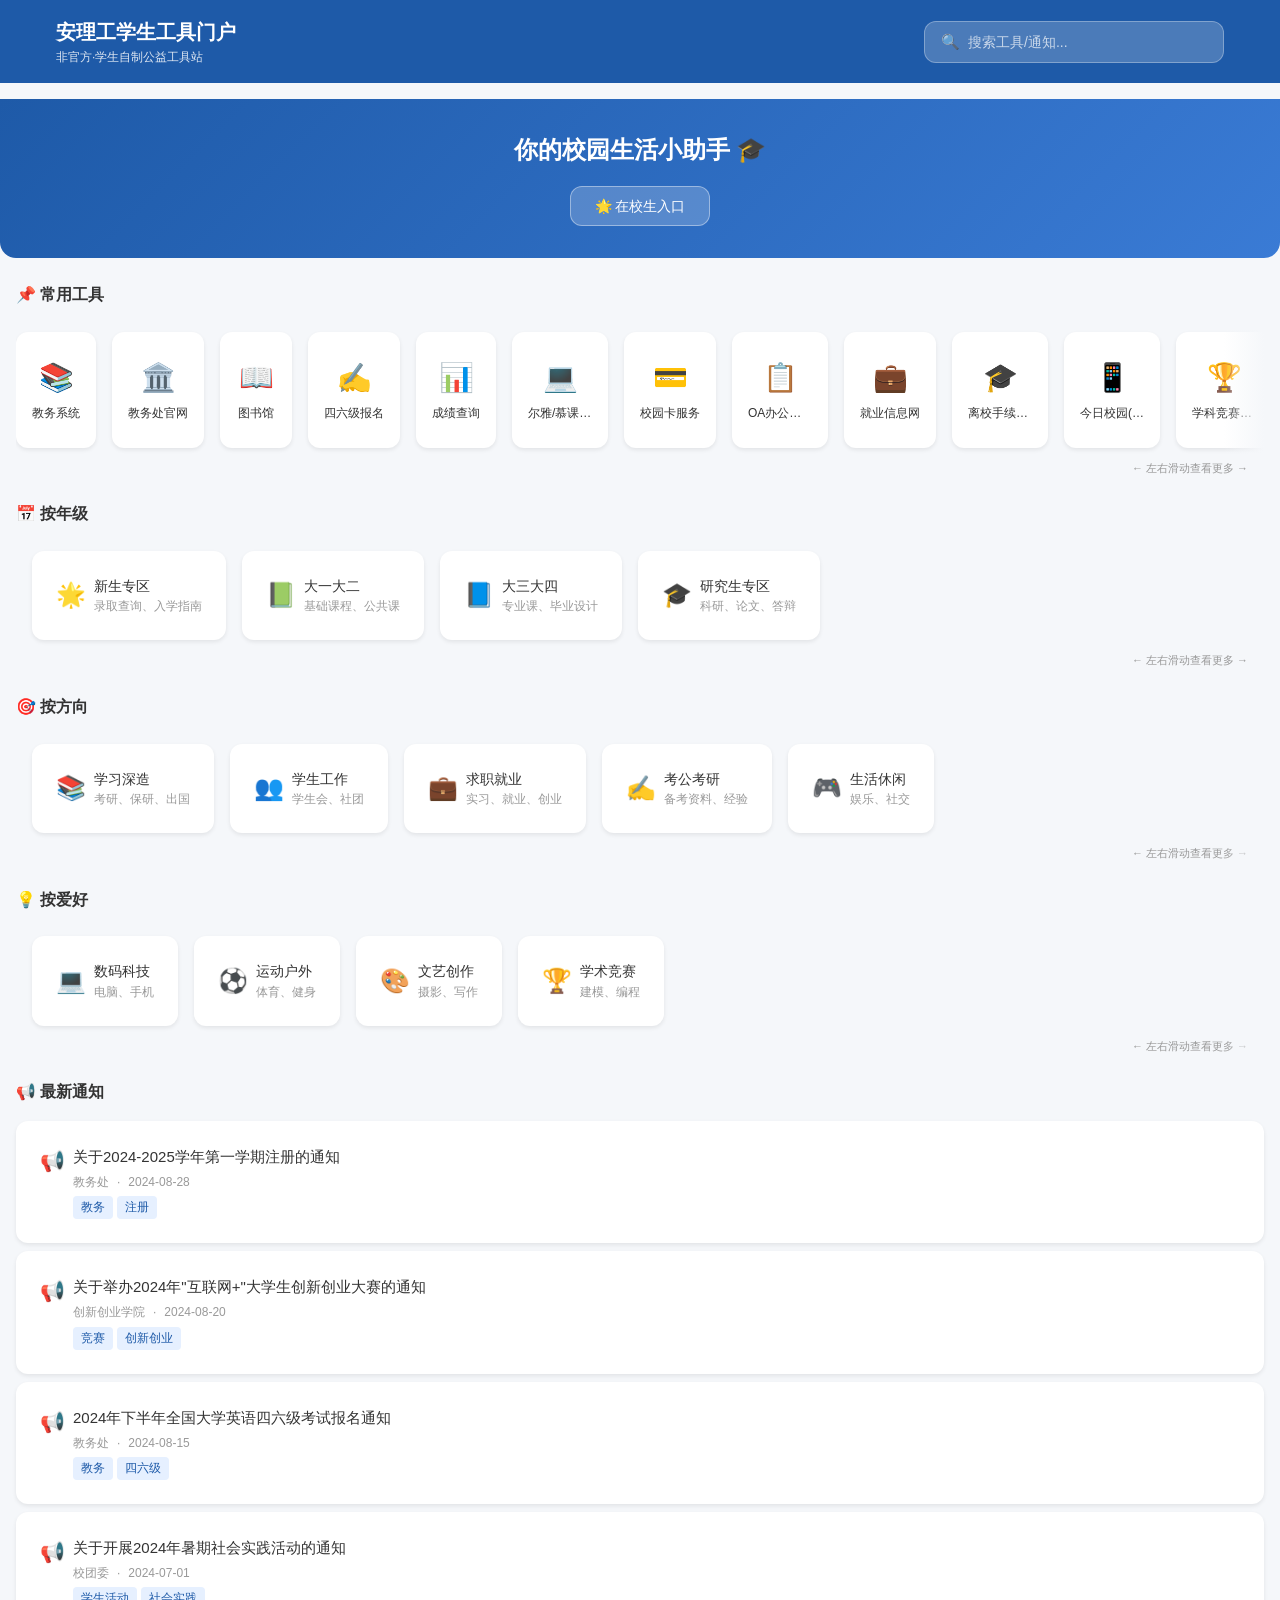
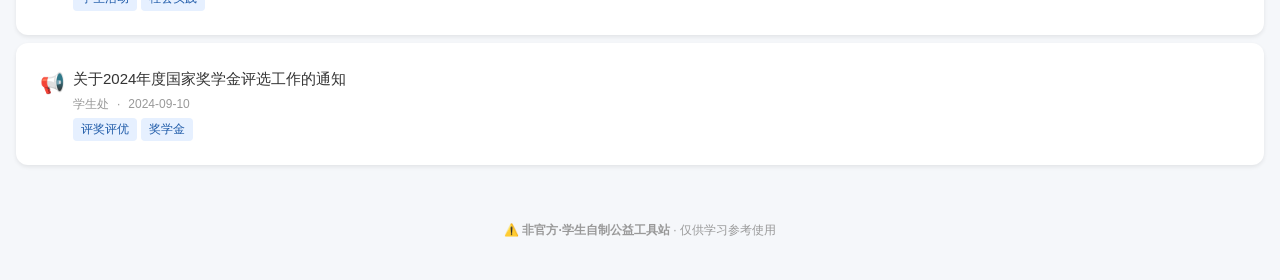
<file: 安理工门户/index.html>
<!DOCTYPE html>
<html lang="zh-CN">
<head>
    <!--
    ============================================
    安理工学生工具门户 - 主页面
    ============================================
    
    一个为安徽理工大学学生打造的实用工具导航网站
    - 纯HTML+CSS+JS，无框架依赖
    - 移动端优先响应式设计
    - 单页应用风格
    
    【修改指南】
    - 所有外部链接在 data.js 中管理
    - 样式在 style.css 中修改
    - 交互逻辑在 app.js 中修改
    -->
    <meta charset="UTF-8">
    <!-- 移动端适配：视口宽度=device-width，禁止用户缩放 -->
    <meta name="viewport" content="width=device-width, initial-scale=1.0, maximum-scale=1.0, user-scalable=no">
    <meta name="description" content="安理工学生工具门户 - 你的校园生活小助手，收录教务系统、图书馆、就业信息等实用工具">
    <meta name="theme-color" content="#1e5aa8">
    <title>安理工学生工具门户</title>
    
    <!-- 引入样式文件 -->
    <link rel="stylesheet" href="style.css">
</head>
<body>
    <!-- ============================================
         主容器
         ============================================ -->
    <div class="app-container">
        
        <!-- ============================================
             顶部导航栏
             ============================================ -->
        <header class="header">
            <div class="container header-content">
                <!-- 左侧：网站名称和免责声明 -->
                <div class="header-left">
                    <h1 class="header-title" id="headerTitle">安理工学生工具门户</h1>
                    <div class="header-disclaimer" id="headerDisclaimer">非官方·学生自制</div>
                </div>
                
                <!-- 右侧：全局搜索框 -->
                <div class="header-search">
                    <div class="search-box">
                        <span class="search-icon">🔍</span>
                        <input type="text" 
                               id="globalSearch" 
                               placeholder="搜索工具/通知..."
                               autocomplete="off">
                    </div>
                </div>
            </div>
        </header>

        <!-- ============================================
             页面1：首页
             ============================================ -->
        <main class="page active" id="homePage">
            
            <!-- Hero区域：标语和入口 -->
            <section class="hero">
                <h2 class="hero-slogan">你的校园生活小助手 🎓</h2>
                <div class="hero-entrance">
                    <a href="https://www.aust.edu.cn" 
                       target="_blank" 
                       rel="noopener noreferrer"
                       class="hero-btn">
                        🌟 在校生入口
                    </a>
                </div>
            </section>
            
            <!-- 快捷工具入口区 -->
            <section class="section">
                <h3 class="section-title">📌 常用工具</h3>
                <div class="quick-tools-wrapper">
                    <div class="quick-tools" id="quickTools">
                        <!-- 由JS动态渲染 -->
                        <div class="empty-state">
                            <span class="icon">⏳</span>
                            <p>加载中...</p>
                        </div>
                    </div>
                </div>
                <div class="scroll-hint">← 左右滑动查看更多 →</div>
            </section>
            
            <!-- 分类导航区：按年级 -->
            <section class="section">
                <h3 class="section-title">📅 按年级</h3>
                <div class="category-scroll-wrapper">
                    <div class="category-grid">
                    <div class="category-card">
                        <span class="icon">🌟</span>
                        <div class="info">
                            <div class="name">新生专区</div>
                            <div class="desc">录取查询、入学指南</div>
                        </div>
                    </div>
                    <div class="category-card">
                        <span class="icon">📗</span>
                        <div class="info">
                            <div class="name">大一大二</div>
                            <div class="desc">基础课程、公共课</div>
                        </div>
                    </div>
                    <div class="category-card">
                        <span class="icon">📘</span>
                        <div class="info">
                            <div class="name">大三大四</div>
                            <div class="desc">专业课、毕业设计</div>
                        </div>
                    </div>
                    <div class="category-card">
                        <span class="icon">🎓</span>
                        <div class="info">
                            <div class="name">研究生专区</div>
                            <div class="desc">科研、论文、答辩</div>
                        </div>
                    </div>
                    </div>
                </div>
                <div class="scroll-hint">← 左右滑动查看更多 →</div>
            </section>
            
            <!-- 分类导航区：按方向 -->
            <section class="section">
                <h3 class="section-title">🎯 按方向</h3>
                <div class="category-scroll-wrapper">
                    <div class="category-grid">
                    <div class="category-card">
                        <span class="icon">📚</span>
                        <div class="info">
                            <div class="name">学习深造</div>
                            <div class="desc">考研、保研、出国</div>
                        </div>
                    </div>
                    <div class="category-card">
                        <span class="icon">👥</span>
                        <div class="info">
                            <div class="name">学生工作</div>
                            <div class="desc">学生会、社团</div>
                        </div>
                    </div>
                    <div class="category-card">
                        <span class="icon">💼</span>
                        <div class="info">
                            <div class="name">求职就业</div>
                            <div class="desc">实习、就业、创业</div>
                        </div>
                    </div>
                    <div class="category-card">
                        <span class="icon">✍️</span>
                        <div class="info">
                            <div class="name">考公考研</div>
                            <div class="desc">备考资料、经验</div>
                        </div>
                    </div>
                    <div class="category-card">
                        <span class="icon">🎮</span>
                        <div class="info">
                            <div class="name">生活休闲</div>
                            <div class="desc">娱乐、社交</div>
                        </div>
                    </div>
                </div>
                <div class="scroll-hint">← 左右滑动查看更多 →</div>
            </section>
            
            <!-- 分类导航区：按爱好 -->
            <section class="section">
                <h3 class="section-title">💡 按爱好</h3>
                <div class="category-scroll-wrapper">
                    <div class="category-grid">
                    <div class="category-card">
                        <span class="icon">💻</span>
                        <div class="info">
                            <div class="name">数码科技</div>
                            <div class="desc">电脑、手机</div>
                        </div>
                    </div>
                    <div class="category-card">
                        <span class="icon">⚽</span>
                        <div class="info">
                            <div class="name">运动户外</div>
                            <div class="desc">体育、健身</div>
                        </div>
                    </div>
                    <div class="category-card">
                        <span class="icon">🎨</span>
                        <div class="info">
                            <div class="name">文艺创作</div>
                            <div class="desc">摄影、写作</div>
                        </div>
                    </div>
                    <div class="category-card">
                        <span class="icon">🏆</span>
                        <div class="info">
                            <div class="name">学术竞赛</div>
                            <div class="desc">建模、编程</div>
                        </div>
                    </div>
                </div>
                <div class="scroll-hint">← 左右滑动查看更多 →</div>
            </section>
            
            <!-- 通知公告区 -->
            <section class="section">
                <h3 class="section-title">📢 最新通知</h3>
                <div class="notice-list" id="homeNotices">
                    <!-- 由JS动态渲染 -->
                </div>
            </section>
            
        </main>

        <!-- ============================================
             页面2：工具集合页
             ============================================ -->
        <main class="page" id="toolsPage">
            
            <!-- 工具页Tab切换 -->
            <div class="tools-section">
                <div class="tabs">
                    <button class="tab-item tools-tab-item active" data-tab="official">
                        🏫 安理工专属工具
                    </button>
                    <button class="tab-item tools-tab-item" data-tab="general">
                        🛠️ 通用实用工具
                    </button>
                </div>
            </div>
            
            <!-- 官方工具区域 -->
            <div class="tools-section" id="officialTools">
                <!-- 由JS动态渲染 -->
            </div>
            
            <!-- 通用工具区域 -->
            <div class="tools-section" id="generalTools" style="display: none;">
                <!-- 由JS动态渲染 -->
            </div>
            
        </main>

        <!-- ============================================
             页面3：通知订阅页
             ============================================ -->
        <main class="page" id="noticePage">
            
            <!-- 通知筛选标签 -->
            <div class="notice-filter">
                <div class="tabs" id="noticeFilters">
                    <!-- 由JS动态渲染 -->
                </div>
            </div>
            
            <!-- 订阅提示卡片（MVP阶段仅展示UI） -->
            <div class="notice-subscribe">
                <h3>🔔 通知订阅提醒</h3>
                <p>订阅你关心的通知类型，第一时间获取更新（功能开发中）</p>
                <button class="btn" disabled>订阅设置（即将上线）</button>
            </div>
            
            <!-- 完整通知列表 -->
            <div class="notice-full-list" id="allNotices">
                <!-- 由JS动态渲染 -->
            </div>
            
        </main>

        <!-- ============================================
             页面4：关于页
             ============================================ -->
        <main class="page" id="aboutPage">
            
            <div class="about-section">
                
                <!-- 项目介绍卡片 -->
                <div class="about-intro">
                    <div class="logo">🛠️</div>
                    <h2>安理工学生工具门户</h2>
                    <p>一个由学生发起、为学生服务的工具导航网站</p>
                </div>
                
                <!-- 项目介绍 -->
                <div class="about-card">
                    <h3>📖 关于项目</h3>
                    <p>
                        安理工学生工具门户是一个非官方的公益项目，旨在整合校内外的实用资源，
                        为同学们的学习和生活提供便利。我们收录了教务系统、图书馆、就业信息等常用入口，
                        以及各类学习工具、AI工具和生活服务。
                    </p>
                    <p style="margin-top: 12px;">
                        💡 特色功能：<br>
                        • 常用工具快捷入口，一键直达<br>
                        • 通知公告聚合，不错过重要信息<br>
                        • 移动端优先，随时随地可用<br>
                        • 持续更新，欢迎反馈
                    </p>
                </div>
                
                <!-- 免责声明 -->
                <div class="about-card">
                    <h3>⚠️ 免责声明</h3>
                    <div class="disclaimer-box">
                        <h4>重要提示</h4>
                        <p>
                            1. 本网站为学生自发创建的公益项目，<strong>非学校官方平台</strong>。<br><br>
                            2. 所有工具链接均来自公开渠道，我们不对链接内容的准确性、完整性负责。<br><br>
                            3. 如需办理重要业务（成绩查询、选课、缴费等），请<strong>务必前往学校官方平台</strong>操作。<br><br>
                            4. 因使用本网站造成的任何损失，我们不承担任何责任。<br><br>
                            5. 如发现链接失效或内容错误，欢迎联系我们反馈。
                        </p>
                    </div>
                </div>
                
                <!-- 联系方式 -->
                <div class="about-card">
                    <h3>📬 联系我们</h3>
                    <p>有问题或建议？欢迎通过以下方式反馈：</p>
                    <ul style="margin-top: 12px;">
                        <li>📧 反馈邮箱：aust_tools@outlook.com（预计2024年10月启用）</li>
                        <li>💬 微信群：新生群内公告（待更新）</li>
                        <li>📝 问卷反馈：<a href="#" target="_blank">在线反馈表单</a></li>
                    </ul>
                    
                    <!-- 反馈表单（MVP阶段仅UI） -->
                    <form class="feedback-form" id="feedbackForm">
                        <h4 style="font-size: 14px; margin: 16px 0 12px;">📝 意见反馈</h4>
                        <input type="text" 
                               id="feedbackName" 
                               placeholder="你的昵称（选填）">
                        <input type="text" 
                               id="feedbackContact" 
                               placeholder="联系方式（选填）">
                        <textarea id="feedbackContent" 
                                  placeholder="请输入你的建议或问题..." 
                                  required></textarea>
                        <button type="submit" class="btn btn-primary" style="width: 100%;">
                            提交反馈
                        </button>
                    </form>
                </div>
                
                <!-- 技术说明 -->
                <div class="about-card">
                    <h3>🔧 技术说明</h3>
                    <p>
                        本网站采用纯前端技术栈构建：
                    </p>
                    <ul style="margin-top: 12px;">
                        <li>🌐 HTML5 + CSS3 + JavaScript（原生）</li>
                        <li>📱 移动端优先响应式设计</li>
                        <li>⚡ 无需后端，纯静态托管</li>
                        <li>🔒 不收集用户隐私数据</li>
                    </ul>
                    <p style="margin-top: 12px; color: #999; font-size: 12px;">
                        适合新手学习参考，欢迎fork和star！
                    </p>
                </div>
                
                <!-- 版本信息 -->
                <div class="version-info" id="versionInfo">
                    v1.0.0 · 最后更新: 2024-09-15
                </div>
                
            </div>
            
        </main>

        <!-- ============================================
             底部Tab导航栏
             ============================================ -->
        <nav class="tab-bar">
            <button class="tab-bar-item active" data-page="home">
                <span class="icon">🏠</span>
                <span>首页</span>
            </button>
            <button class="tab-bar-item" data-page="tools">
                <span class="icon">🛠️</span>
                <span>工具</span>
            </button>
            <button class="tab-bar-item" data-page="notice">
                <span class="icon">📢</span>
                <span>通知</span>
            </button>
            <button class="tab-bar-item" data-page="about">
                <span class="icon">ℹ️</span>
                <span>关于</span>
            </button>
        </nav>
        
        <!-- ============================================
             底部免责声明
             ============================================ -->
        <footer class="disclaimer-bar">
            ⚠️ <strong>非官方·学生自制公益工具站</strong> · 仅供学习参考使用
        </footer>
        
    </div>

    <!-- ============================================
         引入数据文件（必须在app.js之前）
         ============================================ -->
    <script src="data.js"></script>
    
    <!-- ============================================
         引入交互逻辑文件
         ============================================ -->
    <script src="app.js"></script>
    
</body>
</html>
</file>
<file: 安理工门户/style.css>
/**
 * ============================================
 * 样式文件 - 安理工学生工具门户
 * ============================================
 * 
 * 文件结构：
 * 1. CSS变量定义 - 主题颜色、字体等
 * 2. 基础重置样式
 * 3. 通用组件样式
 * 4. 各页面区域样式
 * 5. 响应式媒体查询
 * 
 * 【修改指南】
 * - 主题颜色在 :root 中修改
 * - 组件样式搜索对应注释区域
 */

/* ============================================
   1. CSS变量定义 - 主题配置
   ============================================ */

:root {
    /* ---- 主色调（安理蓝+白色为主）---- */
    --primary-color: #1e5aa8;        /* 安理工蓝 - 主色 */
    --primary-light: #3a7bd5;       /* 浅蓝色 - 悬停状态 */
    --primary-dark: #15417a;        /* 深蓝色 - 按下状态 */
    
    /* ---- 功能色 ---- */
    --success-color: #52c41a;       /* 成功绿 */
    --warning-color: #faad14;       /* 警告黄 */
    --danger-color: #ff4d4f;        /* 危险红 */
    --info-color: #1890ff;          /* 信息蓝 */
    
    /* ---- 中性色 ---- */
    --bg-color: #f5f7fa;            /* 页面背景 */
    --card-bg: #ffffff;             /* 卡片背景 */
    --text-primary: #333333;        /* 主要文字 */
    --text-secondary: #666666;     /* 次要文字 */
    --text-muted: #999999;          /* 辅助文字 */
    --border-color: #e8e8e8;        /* 边框色 */
    
    /* ---- 间距系统 ---- */
    --spacing-xs: 4px;
    --spacing-sm: 8px;
    --spacing-md: 16px;
    --spacing-lg: 24px;
    --spacing-xl: 32px;
    
    /* ---- 圆角 ---- */
    --radius-sm: 4px;
    --radius-md: 8px;
    --radius-lg: 12px;
    --radius-xl: 16px;
    
    /* ---- 阴影 ---- */
    --shadow-sm: 0 2px 4px rgba(0,0,0,0.08);
    --shadow-md: 0 4px 12px rgba(0,0,0,0.1);
    --shadow-lg: 0 8px 24px rgba(0,0,0,0.12);
    
    /* ---- 页面最大宽度 ---- */
    --max-width: 1200px;
    
    /* ---- 底部导航高度（移动端） ---- */
    --tab-bar-height: 56px;
}

/* ============================================
   2. 基础重置样式
   ============================================ */

* {
    /* 盒模型计算方式：border-box更直观 */
    box-sizing: border-box;
    margin: 0;
    padding: 0;
}

html {
    /* 移动端：禁止文字缩放 */
    -webkit-text-size-adjust: 100%;
    text-size-adjust: 100%;
}

body {
    font-family: 
        /* 系统默认字体栈，优先使用无衬线字体 */
        -apple-system, 
        BlinkMacSystemFont, 
        'Segoe UI', 
        'PingFang SC', 
        'Hiragino Sans GB', 
        'Microsoft YaHei', 
        'Helvetica Neue', 
        Helvetica, 
        Arial, 
        sans-serif;
    font-size: 14px;              /* 基础字号 */
    line-height: 1.6;            /* 行高 */
    color: var(--text-primary);
    background-color: var(--bg-color);
    min-height: 100vh;           /* 最小高度100%视口 */
    overflow-x: hidden;          /* 禁止横向滚动 */
}

a {
    /* 链接默认样式 */
    color: var(--primary-color);
    text-decoration: none;
    transition: color 0.2s;
}

a:hover {
    /* 链接悬停 */
    color: var(--primary-light);
}

a:active {
    color: var(--primary-dark);
}

ul, ol {
    list-style: none;            /* 去掉列表默认样式 */
}

img {
    max-width: 100%;             /* 图片最大宽度不超过容器 */
    height: auto;                /* 高度自适应 */
    display: block;
}

button {
    /* 按钮重置 */
    border: none;
    background: none;
    cursor: pointer;
    font-family: inherit;
    font-size: inherit;
}

input, textarea {
    font-family: inherit;
    font-size: inherit;
}

/* ============================================
   3. 通用组件样式
   ============================================ */

/* ---- 容器 ---- */
.container {
    width: 100%;
    max-width: var(--max-width);
    margin: 0 auto;
    padding: 0 var(--spacing-md);
}

/* ---- 卡片组件 ---- */
.card {
    background: var(--card-bg);
    border-radius: var(--radius-lg);
    box-shadow: var(--shadow-sm);
    padding: var(--spacing-md);
    transition: box-shadow 0.2s, transform 0.2s;
}

.card:hover {
    box-shadow: var(--shadow-md);
    transform: translateY(-2px);  /* 悬停时轻微上浮 */
}

/* ---- 按钮组件 ---- */
.btn {
    display: inline-flex;
    align-items: center;
    justify-content: center;
    gap: var(--spacing-xs);
    padding: var(--spacing-sm) var(--spacing-md);
    border-radius: var(--radius-md);
    font-size: 14px;
    font-weight: 500;
    transition: all 0.2s;
    cursor: pointer;
}

.btn-primary {
    background: var(--primary-color);
    color: #fff;
}

.btn-primary:hover {
    background: var(--primary-light);
}

.btn-primary:active {
    background: var(--primary-dark);
}

.btn-outline {
    border: 1px solid var(--primary-color);
    color: var(--primary-color);
    background: transparent;
}

.btn-outline:hover {
    background: var(--primary-color);
    color: #fff;
}

/* ---- 标签组件 ---- */
.tag {
    display: inline-block;
    padding: 2px 8px;
    border-radius: var(--radius-sm);
    font-size: 12px;
    background: #e6f0ff;
    color: var(--primary-color);
}

.tag-warning {
    background: #fff7e6;
    color: #fa8c16;
}

.tag-success {
    background: #f6ffed;
    color: #52c41a;
}

.tag-info {
    background: #e6f7ff;
    color: #1890ff;
}

/* ---- 搜索框 ---- */
.search-box {
    display: flex;
    align-items: center;
    background: var(--card-bg);
    border: 1px solid var(--border-color);
    border-radius: var(--radius-lg);
    padding: var(--spacing-sm) var(--spacing-md);
    gap: var(--spacing-sm);
}

.search-box input {
    flex: 1;
    border: none;
    outline: none;
    background: transparent;
    font-size: 14px;
}

.search-box input::placeholder {
    color: var(--text-muted);
}

.search-box .search-icon {
    color: var(--text-muted);
}

/* ---- Tab栏组件 ---- */
.tabs {
    display: flex;
    gap: var(--spacing-sm);
    padding: var(--spacing-sm);
    background: var(--bg-color);
    border-radius: var(--radius-lg);
    overflow-x: auto;            /* 横向滚动 */
    -webkit-overflow-scrolling: touch;
}

.tabs::-webkit-scrollbar {
    display: none;               /* 隐藏滚动条 */
}

.tab-item {
    flex-shrink: 0;              /* 禁止压缩 */
    padding: var(--spacing-sm) var(--spacing-md);
    border-radius: var(--radius-md);
    font-size: 14px;
    color: var(--text-secondary);
    background: transparent;
    transition: all 0.2s;
    white-space: nowrap;         /* 不换行 */
}

.tab-item.active {
    background: var(--primary-color);
    color: #fff;
    font-weight: 500;
}

/* ============================================
   4. 页面布局结构
   ============================================ */

/* ---- 主容器 ---- */
.app-container {
    padding-bottom: calc(var(--tab-bar-height) + var(--spacing-md));
    min-height: 100vh;
}

/* ---- 顶部导航栏 ---- */
.header {
    position: sticky;
    top: 0;
    z-index: 100;
    background: var(--primary-color);
    color: #fff;
    padding: var(--spacing-md);
}

.header-content {
    display: flex;
    align-items: center;
    justify-content: space-between;
    gap: var(--spacing-md);
}

.header-title {
    font-size: 18px;
    font-weight: 600;
    white-space: nowrap;
}

.header-disclaimer {
    font-size: 11px;
    opacity: 0.85;
    white-space: nowrap;
}

.header-search {
    flex: 1;
    max-width: 300px;
}

.header-search .search-box {
    background: rgba(255,255,255,0.2);
    border-color: rgba(255,255,255,0.3);
}

.header-search input {
    color: #fff;
}

.header-search input::placeholder {
    color: rgba(255,255,255,0.7);
}

.header-search .search-icon {
    color: rgba(255,255,255,0.7);
}

/* ---- 页面内容区域 ---- */
.page {
    display: none;               /* 默认隐藏 */
    padding: var(--spacing-md) 0;
}

.page.active {
    display: block;             /* 当前页面显示 */
}

/* ---- 底部Tab导航栏 ---- */
.tab-bar {
    position: fixed;
    bottom: 0;
    left: 0;
    right: 0;
    height: var(--tab-bar-height);
    background: var(--card-bg);
    box-shadow: 0 -2px 10px rgba(0,0,0,0.1);
    display: flex;
    justify-content: space-around;
    align-items: center;
    z-index: 100;
}

.tab-bar-item {
    display: flex;
    flex-direction: column;
    align-items: center;
    gap: 2px;
    padding: var(--spacing-xs);
    color: var(--text-muted);
    font-size: 11px;
    transition: color 0.2s;
}

.tab-bar-item .icon {
    font-size: 20px;
}

.tab-bar-item.active {
    color: var(--primary-color);
}

.tab-bar-item.active .icon {
    transform: scale(1.1);
}

/* ---- 底部免责声明（固定在页面最底部） ---- */
.disclaimer-bar {
    text-align: center;
    padding: var(--spacing-md);
    font-size: 12px;
    color: var(--text-muted);
    background: var(--bg-color);
}

/* ============================================
   5. 首页样式
   ============================================ */

/* ---- Hero区域 ---- */
.hero {
    background: linear-gradient(135deg, var(--primary-color) 0%, var(--primary-light) 100%);
    color: #fff;
    padding: var(--spacing-xl) var(--spacing-md);
    text-align: center;
    border-radius: 0 0 var(--radius-xl) var(--radius-xl);
    margin-bottom: var(--spacing-lg);
}

.hero-slogan {
    font-size: 20px;
    font-weight: 600;
    margin-bottom: var(--spacing-md);
}

.hero-entrance {
    display: flex;
    justify-content: center;
    gap: var(--spacing-md);
    flex-wrap: wrap;
}

.hero-btn {
    display: inline-flex;
    align-items: center;
    gap: var(--spacing-xs);
    padding: var(--spacing-sm) var(--spacing-lg);
    background: rgba(255,255,255,0.2);
    border: 1px solid rgba(255,255,255,0.4);
    border-radius: var(--radius-lg);
    color: #fff;
    font-size: 14px;
    transition: all 0.2s;
}

.hero-btn:hover {
    background: rgba(255,255,255,0.3);
}

/* ---- 分类导航区 ---- */
.section {
    padding: 0 var(--spacing-md);
    margin-bottom: var(--spacing-lg);
}

.section-title {
    font-size: 16px;
    font-weight: 600;
    margin-bottom: var(--spacing-md);
    display: flex;
    align-items: center;
    gap: var(--spacing-sm);
}

.category-grid {
    display: flex;
    overflow-x: auto;
    gap: var(--spacing-md);
    padding: var(--spacing-sm) var(--spacing-md);
    scroll-snap-type: x mandatory;
    -webkit-overflow-scrolling: touch;
    /* 隐藏滚动条但保留滑动功能 */
    scrollbar-width: none;          /* Firefox */
    -ms-overflow-style: none;       /* IE */
}

/* Chrome/Safari 隐藏滚动条 */
.category-grid::-webkit-scrollbar {
    display: none;
}

.category-card {
    display: flex;
    align-items: center;
    gap: var(--spacing-sm);
    min-width: 140px;
    flex-shrink: 0;
    padding: var(--spacing-md);
    background: var(--card-bg);
    border-radius: var(--radius-lg);
    box-shadow: var(--shadow-sm);
    transition: all 0.2s;
    scroll-snap-align: start;
    text-decoration: none;
}

.category-card:hover {
    box-shadow: var(--shadow-md);
    transform: translateY(-2px);
}

.category-card .icon {
    font-size: 24px;
    flex-shrink: 0;
}

.category-card .info {
    flex: 1;
    min-width: 0;
}

.category-card .name {
    font-size: 14px;
    font-weight: 500;
    color: var(--text-primary);
}

.category-card .desc {
    font-size: 12px;
    color: var(--text-muted);
    white-space: nowrap;
    overflow: hidden;
    text-overflow: ellipsis;
}

/* ---- 通知公告区 ---- */

/* 滑动区域容器 - 带右侧渐变提示 */
.section {
    position: relative;
}

/* 滑动提示渐变遮罩 */
.quick-tools-wrapper,
.category-scroll-wrapper {
    position: relative;
}

.quick-tools-wrapper::after,
.category-scroll-wrapper::after {
    content: '';
    position: absolute;
    right: 0;
    top: 0;
    bottom: 0;
    width: 40px;
    background: linear-gradient(to right, transparent, var(--bg-color));
    pointer-events: none;
    z-index: 1;
}

/* 滑动提示文字 */
.scroll-hint {
    font-size: 11px;
    color: var(--text-muted);
    text-align: right;
    padding: 0 var(--spacing-md);
    margin-top: 4px;
}
.notice-list {
    display: flex;
    flex-direction: column;
    gap: var(--spacing-sm);
}

.notice-card {
    display: flex;
    gap: var(--spacing-sm);
    padding: var(--spacing-md);
    background: var(--card-bg);
    border-radius: var(--radius-lg);
    box-shadow: var(--shadow-sm);
}

.notice-card .notice-icon {
    font-size: 20px;
    flex-shrink: 0;
}

.notice-card .notice-content {
    flex: 1;
    min-width: 0;
}

.notice-card .notice-title {
    font-size: 14px;
    font-weight: 500;
    color: var(--text-primary);
    margin-bottom: var(--spacing-xs);
    /* 单行显示，超出省略 */
    white-space: nowrap;
    overflow: hidden;
    text-overflow: ellipsis;
}

.notice-card .notice-meta {
    display: flex;
    align-items: center;
    gap: var(--spacing-sm);
    font-size: 12px;
    color: var(--text-muted);
}

.notice-card .notice-tags {
    display: flex;
    gap: var(--spacing-xs);
    margin-top: var(--spacing-xs);
}

/* ---- 快捷工具入口 ---- */
.quick-tools {
    display: flex;
    overflow-x: auto;
    gap: var(--spacing-md);
    padding: var(--spacing-sm) var(--spacing-md);
    scroll-snap-type: x mandatory;
    -webkit-overflow-scrolling: touch;
    /* 隐藏滚动条但保留滑动功能 */
    scrollbar-width: none;          /* Firefox */
    -ms-overflow-style: none;       /* IE */
}

/* Chrome/Safari 隐藏滚动条 */
.quick-tools::-webkit-scrollbar {
    display: none;
}

.quick-tool-item {
    display: flex;
    flex-direction: column;
    align-items: center;
    gap: var(--spacing-xs);
    min-width: 72px;
    flex-shrink: 0;
    padding: var(--spacing-md) var(--spacing-sm);
    background: var(--card-bg);
    border-radius: var(--radius-lg);
    box-shadow: var(--shadow-sm);
    transition: all 0.2s;
    scroll-snap-align: start;
    text-decoration: none;
}

.quick-tool-item:hover {
    box-shadow: var(--shadow-md);
    transform: translateY(-2px);
}

.quick-tool-item .icon {
    font-size: 28px;
}

.quick-tool-item .name {
    font-size: 12px;
    color: var(--text-primary);
    text-align: center;
    white-space: nowrap;
    overflow: hidden;
    text-overflow: ellipsis;
    max-width: 64px;
}

/* ============================================
   6. 工具集合页样式
   ============================================ */

.tools-section {
    padding: var(--spacing-md);
}

.tools-category {
    margin-bottom: var(--spacing-lg);
}

.tools-category-title {
    font-size: 15px;
    font-weight: 600;
    margin-bottom: var(--spacing-md);
    padding-left: var(--spacing-sm);
    border-left: 3px solid var(--primary-color);
}

.tools-grid {
    display: grid;
    grid-template-columns: repeat(2, 1fr);
    gap: var(--spacing-sm);
}

.tool-card {
    display: flex;
    align-items: flex-start;
    gap: var(--spacing-sm);
    padding: var(--spacing-md);
    background: var(--card-bg);
    border-radius: var(--radius-lg);
    box-shadow: var(--shadow-sm);
    transition: all 0.2s;
}

.tool-card:hover {
    box-shadow: var(--shadow-md);
    transform: translateY(-2px);
}

.tool-card .icon {
    font-size: 24px;
    flex-shrink: 0;
}

.tool-card .info {
    flex: 1;
    min-width: 0;
}

.tool-card .name {
    font-size: 14px;
    font-weight: 500;
    color: var(--text-primary);
    margin-bottom: 2px;
}

.tool-card .desc {
    font-size: 12px;
    color: var(--text-muted);
}

.tool-card .category-tag {
    font-size: 10px;
    color: var(--primary-color);
    background: rgba(30, 90, 168, 0.1);
    padding: 2px 6px;
    border-radius: var(--radius-sm);
    margin-top: var(--spacing-xs);
    display: inline-block;
}

/* ============================================
   7. 通知订阅页样式
   ============================================ */

.notice-filter {
    padding: 0 var(--spacing-md);
    margin-bottom: var(--spacing-md);
}

.notice-filter .tabs {
    flex-wrap: wrap;
}

.notice-subscribe {
    padding: var(--spacing-md);
    margin: 0 var(--spacing-md) var(--spacing-md);
    background: linear-gradient(135deg, #667eea 0%, #764ba2 100%);
    border-radius: var(--radius-lg);
    color: #fff;
}

.notice-subscribe h3 {
    font-size: 15px;
    margin-bottom: var(--spacing-sm);
}

.notice-subscribe p {
    font-size: 13px;
    opacity: 0.9;
    margin-bottom: var(--spacing-md);
}

.notice-subscribe .btn {
    background: #fff;
    color: #667eea;
}

.notice-full-list {
    padding: 0 var(--spacing-md);
}

.notice-full-list .notice-card {
    margin-bottom: var(--spacing-sm);
}

/* ============================================
   8. 关于页样式
   ============================================ */

.about-section {
    padding: var(--spacing-md);
}

.about-intro {
    background: var(--card-bg);
    border-radius: var(--radius-lg);
    padding: var(--spacing-lg);
    margin-bottom: var(--spacing-md);
    text-align: center;
}

.about-intro .logo {
    font-size: 48px;
    margin-bottom: var(--spacing-md);
}

.about-intro h2 {
    font-size: 18px;
    margin-bottom: var(--spacing-sm);
}

.about-intro p {
    font-size: 14px;
    color: var(--text-secondary);
}

.about-card {
    background: var(--card-bg);
    border-radius: var(--radius-lg);
    padding: var(--spacing-lg);
    margin-bottom: var(--spacing-md);
}

.about-card h3 {
    font-size: 15px;
    margin-bottom: var(--spacing-md);
    display: flex;
    align-items: center;
    gap: var(--spacing-sm);
}

.about-card p {
    font-size: 14px;
    color: var(--text-secondary);
    line-height: 1.8;
}

.about-card ul {
    list-style: disc;
    padding-left: var(--spacing-lg);
}

.about-card li {
    font-size: 14px;
    color: var(--text-secondary);
    margin-bottom: var(--spacing-sm);
}

.disclaimer-box {
    background: #fffbe6;
    border: 1px solid #ffe58f;
    border-radius: var(--radius-lg);
    padding: var(--spacing-md);
}

.disclaimer-box h4 {
    font-size: 14px;
    color: #d48806;
    margin-bottom: var(--spacing-sm);
}

.disclaimer-box p {
    font-size: 13px;
    color: #8c6d1f;
}

.feedback-form {
    margin-top: var(--spacing-md);
}

.feedback-form input,
.feedback-form textarea {
    width: 100%;
    padding: var(--spacing-sm) var(--spacing-md);
    border: 1px solid var(--border-color);
    border-radius: var(--radius-md);
    margin-bottom: var(--spacing-sm);
    font-size: 14px;
}

.feedback-form textarea {
    min-height: 100px;
    resize: vertical;
}

.version-info {
    text-align: center;
    font-size: 12px;
    color: var(--text-muted);
    margin-top: var(--spacing-lg);
    padding-bottom: var(--spacing-lg);
}

/* ============================================
   9. 空状态和无结果样式
   ============================================ */

.empty-state {
    text-align: center;
    padding: var(--spacing-xl);
    color: var(--text-muted);
}

.empty-state .icon {
    font-size: 48px;
    margin-bottom: var(--spacing-md);
}

.empty-state p {
    font-size: 14px;
}

/* ============================================
   10. 响应式媒体查询
   ============================================ */

/* ---- 平板及以上设备（宽度 >= 768px）---- */
@media (min-width: 768px) {
    /* 调整基础字号 */
    body {
        font-size: 15px;
    }
    
    /* 顶部导航优化 */
    .header {
        padding: var(--spacing-md) var(--spacing-lg);
    }
    
    .header-title {
        font-size: 20px;
    }
    
    .header-disclaimer {
        font-size: 12px;
    }
    
    /* Hero区域优化 */
    .hero {
        padding: var(--spacing-xl) var(--spacing-lg);
    }
    
    .hero-slogan {
        font-size: 24px;
    }
    
    /* 分类网格：滑动样式不需要改grid */
    
    /* 快捷工具平板端：滑动样式不需要改grid */
    
    /* 工具网格扩大 */
    .tools-grid {
        grid-template-columns: repeat(3, 1fr);
    }
    
    /* 通知卡片布局优化 */
    .notice-card {
        padding: var(--spacing-lg);
    }
    
    .notice-card .notice-title {
        font-size: 15px;
    }
}

/* ---- 大屏幕设备（宽度 >= 1024px）---- */
@media (min-width: 1024px) {
    /* 顶部搜索框显示 */
    .header-search {
        display: block;
    }
    
    /* 分类网格大屏：滑动样式不需要改grid */
    
    .category-card {
        padding: var(--spacing-lg);
    }
    
    /* 工具网格大屏优化 */
    .tools-grid {
        grid-template-columns: repeat(4, 1fr);
    }
    
    /* 快捷工具大屏端：滑动样式不需要改grid */
    
    .quick-tool-item {
        padding: var(--spacing-lg) var(--spacing-md);
    }
    
    /* 底部Tab栏隐藏，改用侧边导航 */
    .tab-bar {
        display: none;
    }
    
    /* 调整页面底部padding */
    .app-container {
        padding-bottom: var(--spacing-lg);
    }
}

/* ---- 小屏幕手机（宽度 < 360px）---- */
@media (max-width: 359px) {
    /* 缩小间距 */
    :root {
        --spacing-md: 12px;
        --spacing-lg: 16px;
    }
    
    /* 快捷工具更紧凑：滑动样式不需要改grid */
    
    /* 工具网格单列 */
    .tools-grid {
        grid-template-columns: 1fr;
    }
}

/* ============================================
   11. 动画效果
   ============================================ */

/* 页面切换动画 */
@keyframes fadeIn {
    from {
        opacity: 0;
        transform: translateY(10px);
    }
    to {
        opacity: 1;
        transform: translateY(0);
    }
}

.page.active {
    animation: fadeIn 0.3s ease-out;
}

/* 卡片点击涟漪效果（可选） */
@keyframes ripple {
    0% {
        transform: scale(0);
        opacity: 0.5;
    }
    100% {
        transform: scale(4);
        opacity: 0;
    }
}
</file>
